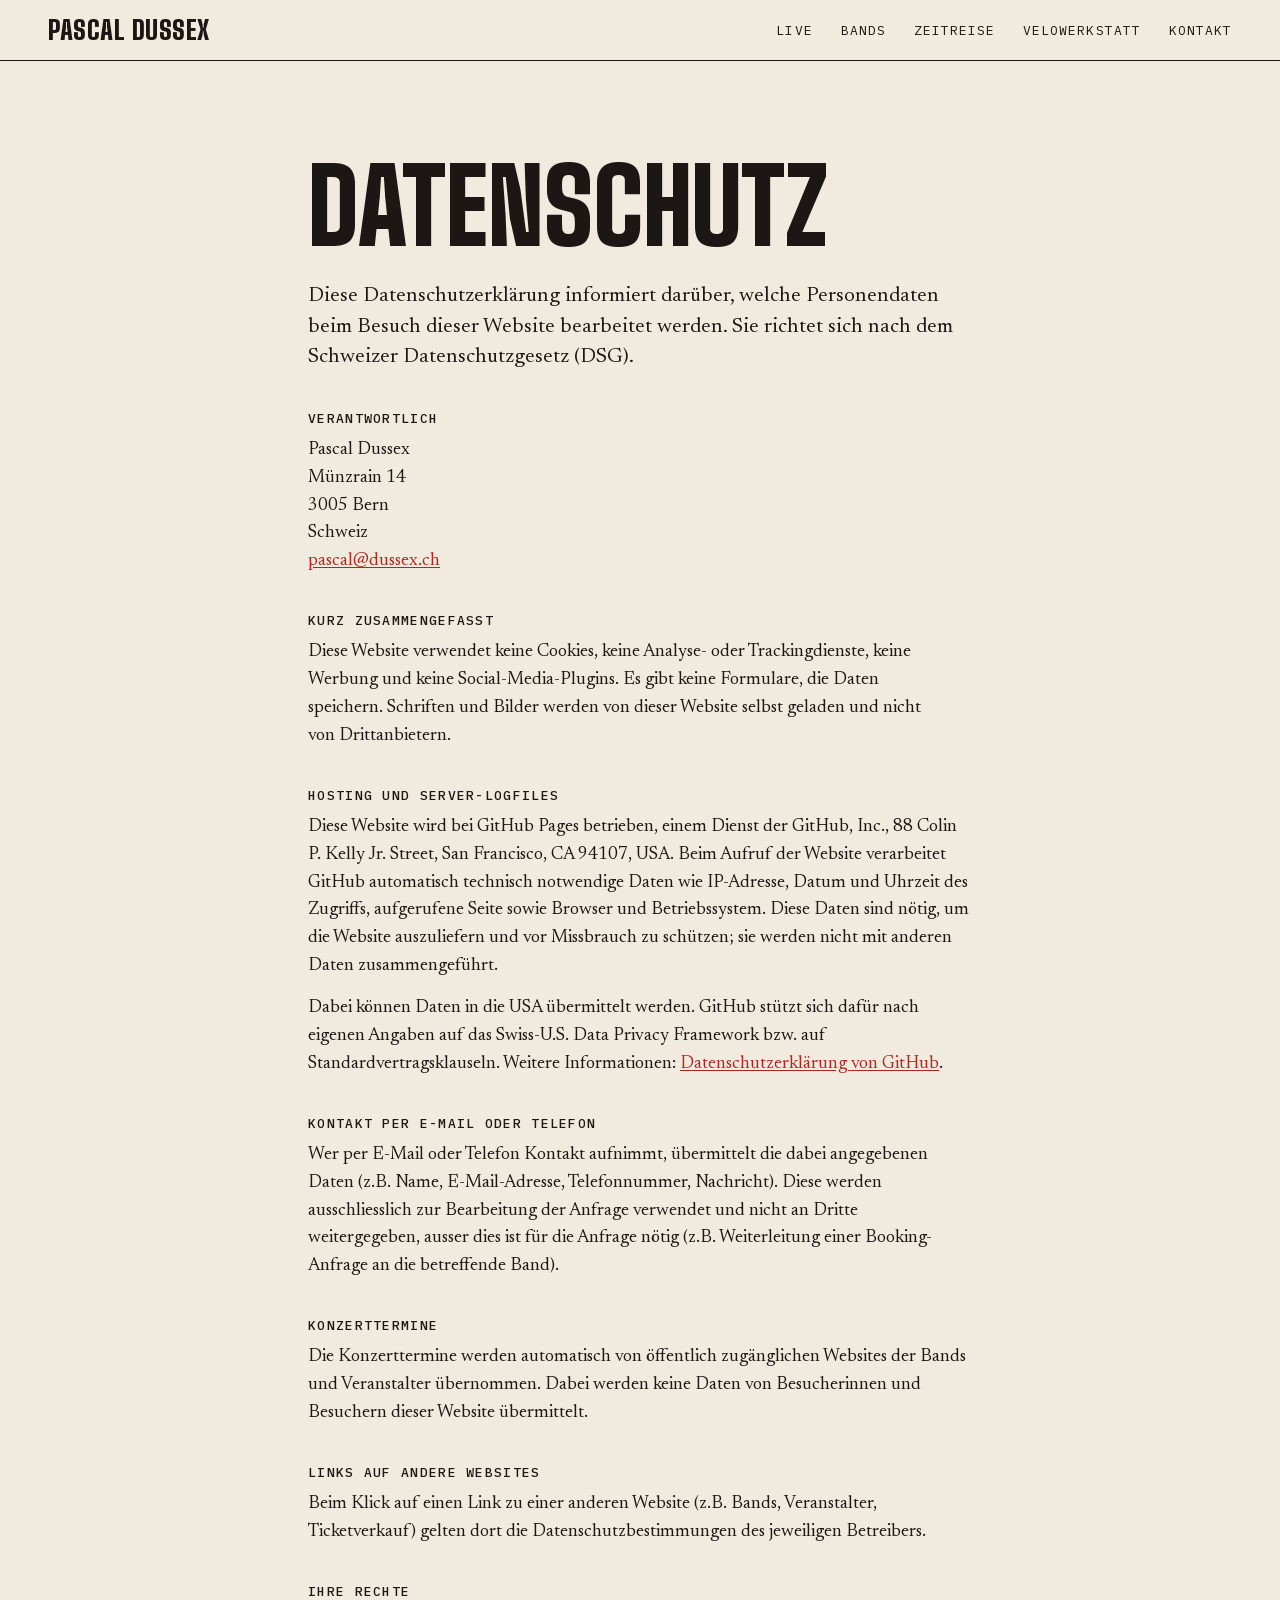
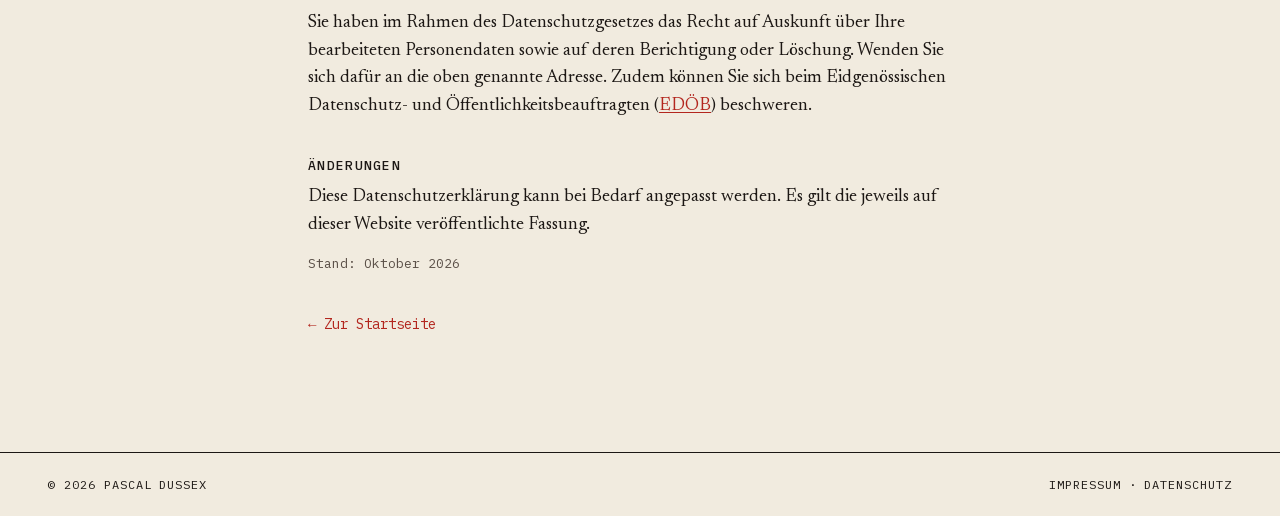
<file: datenschutz.html>
<!DOCTYPE html>
<html lang="de-CH">
<head>
<!-- Diese Datei wird aus templates/ und content/site.json erzeugt (scripts/build.py). Bitte nicht direkt bearbeiten. -->
<meta charset="utf-8">
<meta name="viewport" content="width=device-width, initial-scale=1">
<title>Datenschutz – Pascal Dussex</title>
<meta name="robots" content="noindex">
<link rel="preload" href="fonts/big-shoulders-display-latin-48e1b4.woff2" as="font" type="font/woff2" crossorigin>
<link rel="stylesheet" href="fonts/fonts.css?v=be6a1042">
<link rel="stylesheet" href="styles.css?v=82eef122">
</head>
<body>

<header class="site-header">
  <div class="wrap">
    <a href="index.html#top" class="logo">Pascal Dussex</a>
    <nav class="nav" aria-label="Hauptnavigation">
      <a href="index.html#live">Live</a>
      <a href="index.html#bands">Bands</a>
      <a href="index.html#zeitreise">Zeitreise</a>
      <a href="index.html#velo">Velowerkstatt</a>
      <a href="index.html#kontakt">Kontakt</a>
    </nav>
  </div>
</header>

<main>

  <article class="wrap section legal">
    <h1 class="h2">Datenschutz</h1>
    <p class="legal__lead">Diese Datenschutzerklärung informiert darüber, welche Personendaten beim Besuch dieser Website bearbeitet werden. Sie richtet sich nach dem Schweizer Datenschutzgesetz (DSG).</p>

    <h2>Verantwortlich</h2>
    <p>
      Pascal Dussex<br>
      Münzrain 14<br>3005 Bern<br>Schweiz<br>
      <a href="mailto:pascal@dussex.ch">pascal@dussex.ch</a>
    </p>

    <h2>Kurz zusammengefasst</h2>
    <p>Diese Website verwendet keine Cookies, keine Analyse- oder Trackingdienste, keine Werbung und keine Social-Media-Plugins. Es gibt keine Formulare, die Daten speichern. Schriften und Bilder werden von dieser Website selbst geladen und nicht von Drittanbietern.</p>

    <h2>Hosting und Server-Logfiles</h2>
    <p>Diese Website wird bei GitHub Pages betrieben, einem Dienst der GitHub, Inc., 88 Colin P. Kelly Jr. Street, San Francisco, CA 94107, USA. Beim Aufruf der Website verarbeitet GitHub automatisch technisch notwendige Daten wie IP-Adresse, Datum und Uhrzeit des Zugriffs, aufgerufene Seite sowie Browser und Betriebssystem. Diese Daten sind nötig, um die Website auszuliefern und vor Missbrauch zu schützen; sie werden nicht mit anderen Daten zusammengeführt.</p>
    <p>Dabei können Daten in die USA übermittelt werden. GitHub stützt sich dafür nach eigenen Angaben auf das Swiss-U.S. Data Privacy Framework bzw. auf Standardvertragsklauseln. Weitere Informationen: <a href="https://docs.github.com/de/site-policy/privacy-policies/github-general-privacy-statement" target="_blank" rel="noopener">Datenschutzerklärung von GitHub</a>.</p>

    <h2>Kontakt per E-Mail oder Telefon</h2>
    <p>Wer per E-Mail oder Telefon Kontakt aufnimmt, übermittelt die dabei angegebenen Daten (z.B. Name, E-Mail-Adresse, Telefonnummer, Nachricht). Diese werden ausschliesslich zur Bearbeitung der Anfrage verwendet und nicht an Dritte weitergegeben, ausser dies ist für die Anfrage nötig (z.B. Weiterleitung einer Booking-Anfrage an die betreffende Band).</p>

    <h2>Konzerttermine</h2>
    <p>Die Konzerttermine werden automatisch von öffentlich zugänglichen Websites der Bands und Veranstalter übernommen. Dabei werden keine Daten von Besucherinnen und Besuchern dieser Website übermittelt.</p>

    <h2>Links auf andere Websites</h2>
    <p>Beim Klick auf einen Link zu einer anderen Website (z.B. Bands, Veranstalter, Ticketverkauf) gelten dort die Datenschutzbestimmungen des jeweiligen Betreibers.</p>

    <h2>Ihre Rechte</h2>
    <p>Sie haben im Rahmen des Datenschutzgesetzes das Recht auf Auskunft über Ihre bearbeiteten Personendaten sowie auf deren Berichtigung oder Löschung. Wenden Sie sich dafür an die oben genannte Adresse. Zudem können Sie sich beim Eidgenössischen Datenschutz- und Öffentlichkeitsbeauftragten (<a href="https://www.edoeb.admin.ch" target="_blank" rel="noopener">EDÖB</a>) beschweren.</p>

    <h2>Änderungen</h2>
    <p>Diese Datenschutzerklärung kann bei Bedarf angepasst werden. Es gilt die jeweils auf dieser Website veröffentlichte Fassung.</p>
    <p class="legal__date">Stand: Oktober 2026</p>

    <p class="legal__back"><a href="index.html">← Zur Startseite</a></p>
  </article>

</main>

<footer class="site-footer">
  <div class="wrap">
    <span>© <span id="year">2026</span> Pascal Dussex</span>
    <span><a href="impressum.html">Impressum</a> · <a href="datenschutz.html">Datenschutz</a></span>
  </div>
</footer>


</body>
</html>
</file>
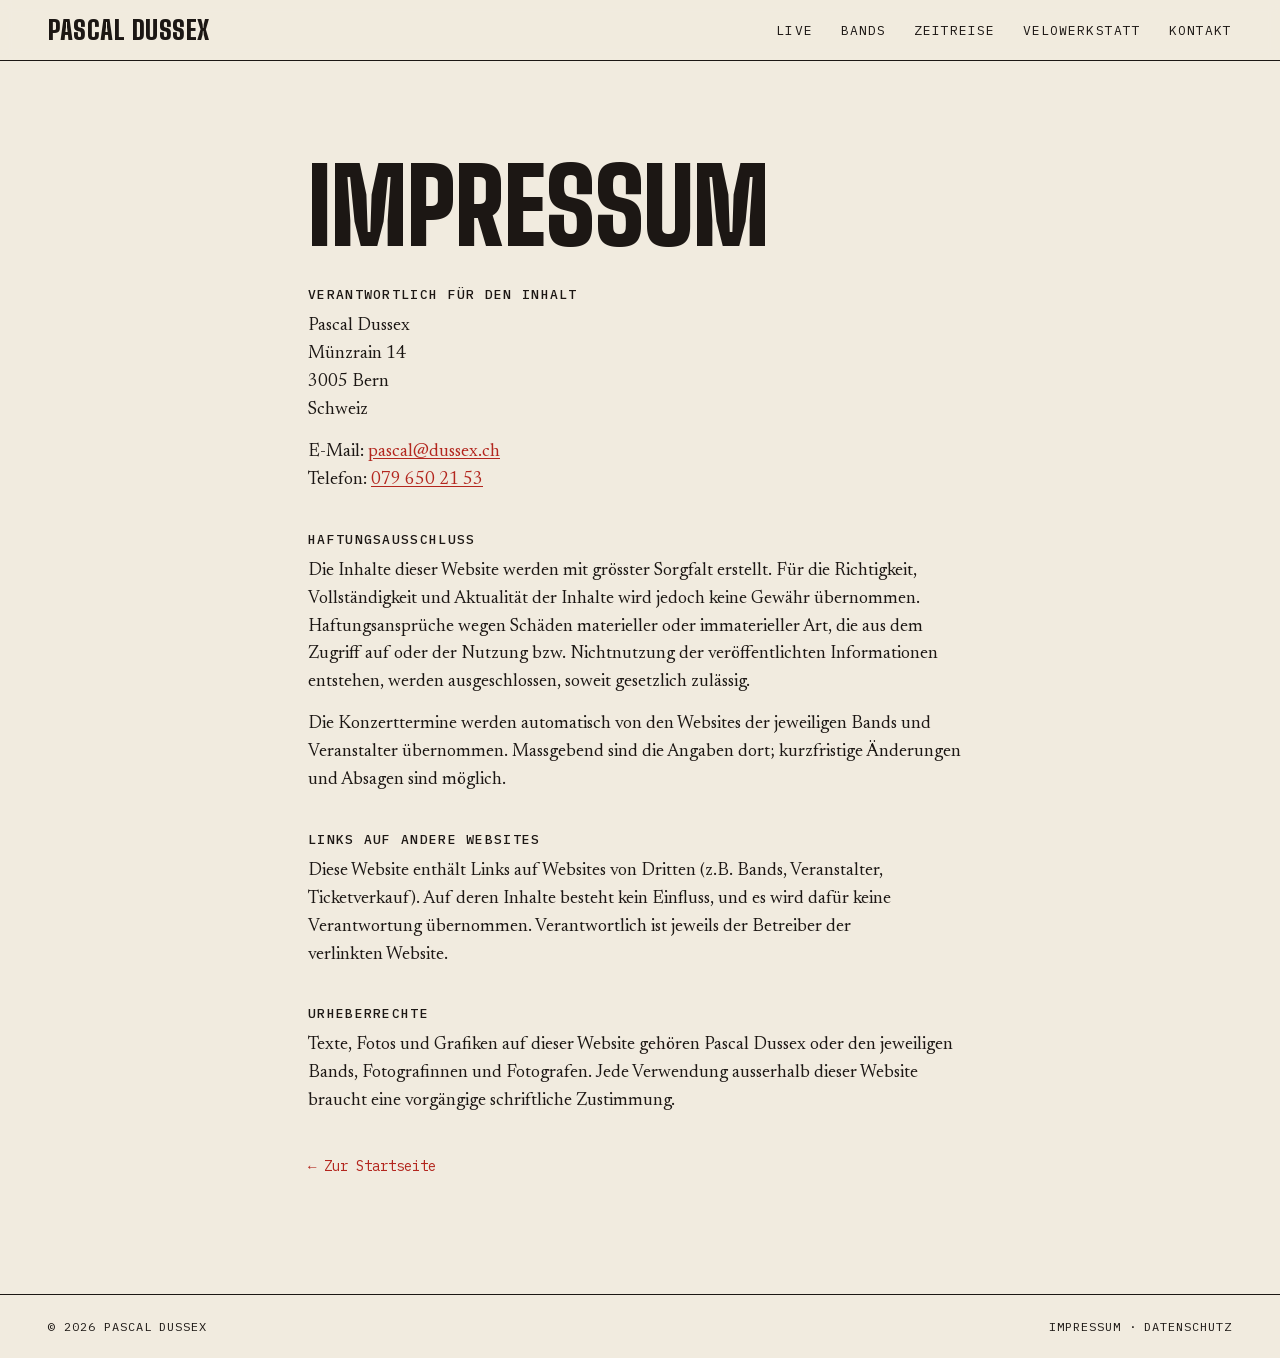
<file: impressum.html>
<!DOCTYPE html>
<html lang="de-CH">
<head>
<!-- Diese Datei wird aus templates/ und content/site.json erzeugt (scripts/build.py). Bitte nicht direkt bearbeiten. -->
<meta charset="utf-8">
<meta name="viewport" content="width=device-width, initial-scale=1">
<title>Impressum – Pascal Dussex</title>
<meta name="robots" content="noindex">
<link rel="preload" href="fonts/big-shoulders-display-latin-48e1b4.woff2" as="font" type="font/woff2" crossorigin>
<link rel="stylesheet" href="fonts/fonts.css?v=be6a1042">
<link rel="stylesheet" href="styles.css?v=82eef122">
</head>
<body>

<header class="site-header">
  <div class="wrap">
    <a href="index.html#top" class="logo">Pascal Dussex</a>
    <nav class="nav" aria-label="Hauptnavigation">
      <a href="index.html#live">Live</a>
      <a href="index.html#bands">Bands</a>
      <a href="index.html#zeitreise">Zeitreise</a>
      <a href="index.html#velo">Velowerkstatt</a>
      <a href="index.html#kontakt">Kontakt</a>
    </nav>
  </div>
</header>

<main>

  <article class="wrap section legal">
    <h1 class="h2">Impressum</h1>

    <h2>Verantwortlich für den Inhalt</h2>
    <p>
      Pascal Dussex<br>
      Münzrain 14<br>3005 Bern<br>Schweiz
    </p>
    <p>
      E-Mail: <a href="mailto:pascal@dussex.ch">pascal@dussex.ch</a><br>
      Telefon: <a href="tel:+41796502153">079 650 21 53</a>
    </p>

    <h2>Haftungsausschluss</h2>
    <p>Die Inhalte dieser Website werden mit grösster Sorgfalt erstellt. Für die Richtigkeit, Vollständigkeit und Aktualität der Inhalte wird jedoch keine Gewähr übernommen. Haftungsansprüche wegen Schäden materieller oder immaterieller Art, die aus dem Zugriff auf oder der Nutzung bzw. Nichtnutzung der veröffentlichten Informationen entstehen, werden ausgeschlossen, soweit gesetzlich zulässig.</p>
    <p>Die Konzerttermine werden automatisch von den Websites der jeweiligen Bands und Veranstalter übernommen. Massgebend sind die Angaben dort; kurzfristige Änderungen und Absagen sind möglich.</p>

    <h2>Links auf andere Websites</h2>
    <p>Diese Website enthält Links auf Websites von Dritten (z.B. Bands, Veranstalter, Ticketverkauf). Auf deren Inhalte besteht kein Einfluss, und es wird dafür keine Verantwortung übernommen. Verantwortlich ist jeweils der Betreiber der verlinkten Website.</p>

    <h2>Urheberrechte</h2>
    <p>Texte, Fotos und Grafiken auf dieser Website gehören Pascal Dussex oder den jeweiligen Bands, Fotografinnen und Fotografen. Jede Verwendung ausserhalb dieser Website braucht eine vorgängige schriftliche Zustimmung.</p>

    <p class="legal__back"><a href="index.html">← Zur Startseite</a></p>
  </article>

</main>

<footer class="site-footer">
  <div class="wrap">
    <span>© <span id="year">2026</span> Pascal Dussex</span>
    <span><a href="impressum.html">Impressum</a> · <a href="datenschutz.html">Datenschutz</a></span>
  </div>
</footer>


</body>
</html>
</file>
<file: fonts/fonts.css>
/* Schriften lokal eingebunden (Big Shoulders Display, Newsreader, IBM Plex Mono – SIL Open Font License) */

/* Big Shoulders Display – latin-ext */
@font-face {
  font-family: 'Big Shoulders Display';
  font-style: normal;
  font-weight: 600;
  font-display: swap;
  src: url(big-shoulders-display-latin-ext-75ea2b.woff2) format('woff2');
  unicode-range: U+0100-02BA, U+02BD-02C5, U+02C7-02CC, U+02CE-02D7, U+02DD-02FF, U+0304, U+0308, U+0329, U+1D00-1DBF, U+1E00-1E9F, U+1EF2-1EFF, U+2020, U+20A0-20AB, U+20AD-20C4, U+2113, U+2C60-2C7F, U+A720-A7FF;
}

/* Big Shoulders Display – latin */
@font-face {
  font-family: 'Big Shoulders Display';
  font-style: normal;
  font-weight: 600;
  font-display: swap;
  src: url(big-shoulders-display-latin-48e1b4.woff2) format('woff2');
  unicode-range: U+0000-00FF, U+0131, U+0152-0153, U+02BB-02BC, U+02C6, U+02DA, U+02DC, U+0304, U+0308, U+0329, U+2000-206F, U+20AC, U+2122, U+2191, U+2193, U+2212, U+2215, U+FEFF, U+FFFD;
}

/* Big Shoulders Display – latin-ext */
@font-face {
  font-family: 'Big Shoulders Display';
  font-style: normal;
  font-weight: 800;
  font-display: swap;
  src: url(big-shoulders-display-latin-ext-75ea2b.woff2) format('woff2');
  unicode-range: U+0100-02BA, U+02BD-02C5, U+02C7-02CC, U+02CE-02D7, U+02DD-02FF, U+0304, U+0308, U+0329, U+1D00-1DBF, U+1E00-1E9F, U+1EF2-1EFF, U+2020, U+20A0-20AB, U+20AD-20C4, U+2113, U+2C60-2C7F, U+A720-A7FF;
}

/* Big Shoulders Display – latin */
@font-face {
  font-family: 'Big Shoulders Display';
  font-style: normal;
  font-weight: 800;
  font-display: swap;
  src: url(big-shoulders-display-latin-48e1b4.woff2) format('woff2');
  unicode-range: U+0000-00FF, U+0131, U+0152-0153, U+02BB-02BC, U+02C6, U+02DA, U+02DC, U+0304, U+0308, U+0329, U+2000-206F, U+20AC, U+2122, U+2191, U+2193, U+2212, U+2215, U+FEFF, U+FFFD;
}

/* Big Shoulders Display – latin-ext */
@font-face {
  font-family: 'Big Shoulders Display';
  font-style: normal;
  font-weight: 900;
  font-display: swap;
  src: url(big-shoulders-display-latin-ext-75ea2b.woff2) format('woff2');
  unicode-range: U+0100-02BA, U+02BD-02C5, U+02C7-02CC, U+02CE-02D7, U+02DD-02FF, U+0304, U+0308, U+0329, U+1D00-1DBF, U+1E00-1E9F, U+1EF2-1EFF, U+2020, U+20A0-20AB, U+20AD-20C4, U+2113, U+2C60-2C7F, U+A720-A7FF;
}

/* Big Shoulders Display – latin */
@font-face {
  font-family: 'Big Shoulders Display';
  font-style: normal;
  font-weight: 900;
  font-display: swap;
  src: url(big-shoulders-display-latin-48e1b4.woff2) format('woff2');
  unicode-range: U+0000-00FF, U+0131, U+0152-0153, U+02BB-02BC, U+02C6, U+02DA, U+02DC, U+0304, U+0308, U+0329, U+2000-206F, U+20AC, U+2122, U+2191, U+2193, U+2212, U+2215, U+FEFF, U+FFFD;
}

/* IBM Plex Mono – latin-ext */
@font-face {
  font-family: 'IBM Plex Mono';
  font-style: normal;
  font-weight: 400;
  font-display: swap;
  src: url(ibm-plex-mono-latin-ext-9994c1.woff2) format('woff2');
  unicode-range: U+0100-02BA, U+02BD-02C5, U+02C7-02CC, U+02CE-02D7, U+02DD-02FF, U+0304, U+0308, U+0329, U+1D00-1DBF, U+1E00-1E9F, U+1EF2-1EFF, U+2020, U+20A0-20AB, U+20AD-20C4, U+2113, U+2C60-2C7F, U+A720-A7FF;
}

/* IBM Plex Mono – latin */
@font-face {
  font-family: 'IBM Plex Mono';
  font-style: normal;
  font-weight: 400;
  font-display: swap;
  src: url(ibm-plex-mono-latin-d77319.woff2) format('woff2');
  unicode-range: U+0000-00FF, U+0131, U+0152-0153, U+02BB-02BC, U+02C6, U+02DA, U+02DC, U+0304, U+0308, U+0329, U+2000-206F, U+20AC, U+2122, U+2191, U+2193, U+2212, U+2215, U+FEFF, U+FFFD;
}

/* IBM Plex Mono – latin-ext */
@font-face {
  font-family: 'IBM Plex Mono';
  font-style: normal;
  font-weight: 500;
  font-display: swap;
  src: url(ibm-plex-mono-latin-ext-60d1ee.woff2) format('woff2');
  unicode-range: U+0100-02BA, U+02BD-02C5, U+02C7-02CC, U+02CE-02D7, U+02DD-02FF, U+0304, U+0308, U+0329, U+1D00-1DBF, U+1E00-1E9F, U+1EF2-1EFF, U+2020, U+20A0-20AB, U+20AD-20C4, U+2113, U+2C60-2C7F, U+A720-A7FF;
}

/* IBM Plex Mono – latin */
@font-face {
  font-family: 'IBM Plex Mono';
  font-style: normal;
  font-weight: 500;
  font-display: swap;
  src: url(ibm-plex-mono-latin-8d0aea.woff2) format('woff2');
  unicode-range: U+0000-00FF, U+0131, U+0152-0153, U+02BB-02BC, U+02C6, U+02DA, U+02DC, U+0304, U+0308, U+0329, U+2000-206F, U+20AC, U+2122, U+2191, U+2193, U+2212, U+2215, U+FEFF, U+FFFD;
}

/* Newsreader – latin-ext */
@font-face {
  font-family: 'Newsreader';
  font-style: italic;
  font-weight: 400;
  font-display: swap;
  src: url(newsreader-latin-ext-7abfa5.woff2) format('woff2');
  unicode-range: U+0100-02BA, U+02BD-02C5, U+02C7-02CC, U+02CE-02D7, U+02DD-02FF, U+0304, U+0308, U+0329, U+1D00-1DBF, U+1E00-1E9F, U+1EF2-1EFF, U+2020, U+20A0-20AB, U+20AD-20C4, U+2113, U+2C60-2C7F, U+A720-A7FF;
}

/* Newsreader – latin */
@font-face {
  font-family: 'Newsreader';
  font-style: italic;
  font-weight: 400;
  font-display: swap;
  src: url(newsreader-latin-7ab0b8.woff2) format('woff2');
  unicode-range: U+0000-00FF, U+0131, U+0152-0153, U+02BB-02BC, U+02C6, U+02DA, U+02DC, U+0304, U+0308, U+0329, U+2000-206F, U+20AC, U+2122, U+2191, U+2193, U+2212, U+2215, U+FEFF, U+FFFD;
}

/* Newsreader – latin-ext */
@font-face {
  font-family: 'Newsreader';
  font-style: normal;
  font-weight: 400;
  font-display: swap;
  src: url(newsreader-latin-ext-7a09be.woff2) format('woff2');
  unicode-range: U+0100-02BA, U+02BD-02C5, U+02C7-02CC, U+02CE-02D7, U+02DD-02FF, U+0304, U+0308, U+0329, U+1D00-1DBF, U+1E00-1E9F, U+1EF2-1EFF, U+2020, U+20A0-20AB, U+20AD-20C4, U+2113, U+2C60-2C7F, U+A720-A7FF;
}

/* Newsreader – latin */
@font-face {
  font-family: 'Newsreader';
  font-style: normal;
  font-weight: 400;
  font-display: swap;
  src: url(newsreader-latin-f0c28d.woff2) format('woff2');
  unicode-range: U+0000-00FF, U+0131, U+0152-0153, U+02BB-02BC, U+02C6, U+02DA, U+02DC, U+0304, U+0308, U+0329, U+2000-206F, U+20AC, U+2122, U+2191, U+2193, U+2212, U+2215, U+FEFF, U+FFFD;
}

/* Newsreader – latin-ext */
@font-face {
  font-family: 'Newsreader';
  font-style: normal;
  font-weight: 500;
  font-display: swap;
  src: url(newsreader-latin-ext-7a09be.woff2) format('woff2');
  unicode-range: U+0100-02BA, U+02BD-02C5, U+02C7-02CC, U+02CE-02D7, U+02DD-02FF, U+0304, U+0308, U+0329, U+1D00-1DBF, U+1E00-1E9F, U+1EF2-1EFF, U+2020, U+20A0-20AB, U+20AD-20C4, U+2113, U+2C60-2C7F, U+A720-A7FF;
}

/* Newsreader – latin */
@font-face {
  font-family: 'Newsreader';
  font-style: normal;
  font-weight: 500;
  font-display: swap;
  src: url(newsreader-latin-f0c28d.woff2) format('woff2');
  unicode-range: U+0000-00FF, U+0131, U+0152-0153, U+02BB-02BC, U+02C6, U+02DA, U+02DC, U+0304, U+0308, U+0329, U+2000-206F, U+20AC, U+2122, U+2191, U+2193, U+2212, U+2215, U+FEFF, U+FFFD;
}
</file>
<file: styles.css>
:root {
  --paper: #f1ebdf;
  --ink: #1c1714;
  --red: #b3261e;
  --red-light: #e0584b;
  --blue: #2876b6;
  --blue-light: #5a9bd4;
  --muted: #5a4f47;
  --sand: #d8cfc2;
  --line-dark: #3a322c;
  --hover-dark: #2a221d;

  --display: 'Big Shoulders Display', sans-serif;
  --serif: 'Newsreader', Georgia, serif;
  --mono: 'IBM Plex Mono', monospace;

  --gutter: clamp(16px, 4vw, 48px);
  --section-y: clamp(56px, 8vw, 112px);
}

* { box-sizing: border-box; }
html { scroll-behavior: smooth; scroll-padding-top: 72px; }
html, body { margin: 0; background: var(--paper); color: var(--ink); }
body { font-family: var(--serif); min-height: 100vh; }
a { color: var(--red); text-decoration: none; transition: color .15s, background .15s; }
a:hover { color: var(--ink); }
img { display: block; max-width: 100%; }
:focus-visible { outline: 2px solid var(--red); outline-offset: 3px; }

.wrap { max-width: 1320px; margin: 0 auto; padding-left: var(--gutter); padding-right: var(--gutter); }
.section { padding-top: var(--section-y); padding-bottom: var(--section-y); }

.mono { font-family: var(--mono); }
.eyebrow { font-family: var(--mono); font-size: 13px; letter-spacing: .12em; text-transform: uppercase; }
.h2 {
  margin: 0; font-family: var(--display); font-weight: 900;
  font-size: clamp(56px, 8vw, 112px); line-height: .85; text-transform: uppercase;
}
.lead { margin: 0; font-size: 20px; line-height: 1.45; text-wrap: pretty; }

/* Buttons */
.btn {
  display: inline-block; font-family: var(--mono); font-size: 14px; text-transform: uppercase;
  letter-spacing: .08em; padding: 14px 22px;
}
.btn--solid { background: var(--ink); color: var(--paper); }
.btn--solid:hover { background: var(--red); color: var(--paper); }
.btn--outline { border: 1px solid var(--ink); color: var(--ink); padding: 13px 22px; }
.btn--outline:hover { background: var(--ink); color: var(--paper); }

/* Header */
.site-header {
  position: sticky; top: 0; z-index: 10;
  background: rgba(241, 235, 223, .94); backdrop-filter: blur(6px);
  border-bottom: 1px solid var(--ink);
}
.site-header .wrap {
  padding-top: 14px; padding-bottom: 14px;
  display: flex; align-items: center; justify-content: space-between; gap: 16px; flex-wrap: wrap;
}
.logo {
  font-family: var(--display); font-weight: 900; font-size: 26px;
  letter-spacing: .02em; text-transform: uppercase; color: var(--ink);
}
.nav {
  display: flex; gap: clamp(12px, 2.4vw, 28px); flex-wrap: wrap;
  font-family: var(--mono); font-size: 13px; text-transform: uppercase; letter-spacing: .08em;
}
.nav a { color: var(--ink); }
.nav a:hover { color: var(--red); }

/* Hero */
.hero {
  padding-top: clamp(28px, 5vw, 64px);
  display: grid; grid-template-columns: repeat(auto-fit, minmax(min(100%, 440px), 1fr));
  gap: clamp(24px, 4vw, 56px); align-items: end;
}
.hero__text { display: flex; flex-direction: column; gap: 28px; padding-bottom: 12px; }
.hero__kicker { display: flex; gap: 10px; align-items: center; }
.dot { width: 10px; height: 10px; border-radius: 50%; background: var(--red); display: inline-block; }
.hero h1 {
  margin: 0; font-family: var(--display); font-weight: 900;
  font-size: clamp(84px, 13vw, 196px); line-height: .82; letter-spacing: -.01em; text-transform: uppercase;
}
.hero__intro { margin: 0; font-size: clamp(20px, 2vw, 26px); line-height: 1.35; max-width: 30ch; text-wrap: pretty; }
.hero__ctas { display: flex; gap: 12px; flex-wrap: wrap; }
.hero figure { margin: 0; position: relative; }
.hero figure img {
  width: 100%; height: auto; aspect-ratio: 1568 / 1980; object-fit: cover; object-position: center bottom;
  background: var(--ink);
}
/* Laptop & Desktop: Einstieg so hoch wie der Bildschirm, damit die Band-Leiste ohne Scrollen sichtbar ist.
   Das Foto behält sein Format und wird bei Bedarf schmaler statt beschnitten. */
@media (min-width: 900px) {
  .hero { --hero-max: calc(100svh - 260px); padding-top: clamp(24px, 4svh, 64px); }
  .strip { margin-top: clamp(20px, 3.5svh, 64px); }
  .hero__intro { font-size: clamp(18px, min(2vw, 2.8svh), 26px); }
  .hero figure { justify-self: end; max-width: 100%; }
  .hero figure img { width: auto; max-width: 100%; max-height: max(380px, var(--hero-max)); }
  .hero h1 { font-size: clamp(84px, min(13vw, 20svh), 196px); }
  .hero__text { gap: clamp(16px, 3svh, 28px); }
}
.hero figcaption {
  position: absolute; left: 0; bottom: 0; background: var(--paper); padding: 8px 12px 0 0;
  font-family: var(--mono); font-size: 12px; letter-spacing: .08em; text-transform: uppercase;
}

/* Ticker band strip */
.strip {
  border-top: 1px solid var(--ink); border-bottom: 1px solid var(--ink);
  margin-top: clamp(32px, 5vw, 64px); overflow: hidden; background: var(--ink); color: var(--paper);
}
.strip .wrap {
  padding-top: 14px; padding-bottom: 14px; display: flex; align-items: baseline;
  gap: 10px clamp(10px, 1.5vw, 24px); flex-wrap: wrap;
  font-family: var(--display); font-weight: 800; font-size: clamp(18px, 2vw, 30px);
  text-transform: uppercase; letter-spacing: .03em;
}
@media (min-width: 860px) {
  .strip .wrap { flex-wrap: nowrap; justify-content: space-between; white-space: nowrap; }
}
.strip .star { color: var(--red-light); }
.strip a { color: var(--paper); }
.strip a:hover { opacity: .75; }
.strip .strip__velo { color: var(--blue); }
.strip .strip__velo:hover { color: var(--blue-light); opacity: 1; }
.strip__band--lestroissuisses { color: #ff4a36 !important; }
.strip__band--trueblue-jazz { color: #4cc9f0 !important; }

/* Soultrain-Flyer: jeder Buchstabe eine Farbe */
.st-1 { color: #516db6; }
.st-2 { color: #df6a61; }
.st-3 { color: #00a0a0; }
.st-4 { color: #93c01b; }
.st-5 { color: #da9219; }
.st-6 { color: #b73885; }
.st-7 { color: #028237; }
.st-8 { color: #93c01b; }
.st-9 { color: #516db6; }

/* Live */
.section-head {
  display: flex; justify-content: space-between; align-items: end; gap: 24px; flex-wrap: wrap;
  margin-bottom: 32px;
}
.filters { display: flex; gap: 6px; flex-wrap: wrap; }
.filter {
  font-family: var(--mono); font-size: 13px; text-transform: uppercase; letter-spacing: .06em;
  padding: 10px 14px; border: 1px solid var(--ink); cursor: pointer;
  background: transparent; color: var(--ink); border-radius: 0;
}
.filter:hover { background: rgba(28, 23, 20, .08); }
.filter[aria-pressed="true"] { background: var(--ink); color: var(--paper); }

.gigs { border-top: 2px solid var(--ink); margin: 0; padding: 0; list-style: none; }
.gig {
  display: grid; grid-template-columns: minmax(92px, 140px) minmax(0, 1fr) auto;
  gap: clamp(12px, 3vw, 40px); align-items: center; padding: 20px 0; border-bottom: 1px solid var(--ink);
}
.gig[hidden] { display: none; }
.gig__date { font-family: var(--display); font-weight: 800; line-height: .9; }
.gig__day { font-size: clamp(34px, 4vw, 48px); }
.gig__month {
  font-family: var(--mono); font-weight: 400; font-size: 12px; letter-spacing: .08em;
  text-transform: uppercase; margin-top: 4px;
}
.gig__place { font-size: clamp(20px, 2vw, 26px); line-height: 1.2; }
.gig__venue { font-family: var(--mono); font-size: 13px; margin-top: 6px; color: var(--muted); }
.gig__link {
  font-family: var(--mono); font-size: 12px; text-transform: uppercase; letter-spacing: .06em;
  padding: 8px 12px; border: 1px solid var(--ink); color: var(--ink); white-space: nowrap;
}
.gig__link:hover { background: var(--ink); color: var(--paper); }
.note { margin: 20px 0 0; font-family: var(--mono); font-size: 13px; color: var(--muted); }

@media (max-width: 560px) {
  .gig { grid-template-columns: 80px minmax(0, 1fr); }
  .gig__link { grid-column: 2; justify-self: start; }
}

/* Bands */
.bands { background: var(--ink); color: var(--paper); }
.bands .section-head { margin-bottom: 40px; }
.bands .section-head p { margin: 0; max-width: 36ch; font-size: 20px; line-height: 1.4; color: var(--sand); }
.band-grid {
  display: grid; grid-template-columns: repeat(auto-fit, minmax(min(100%, 290px), 1fr));
  gap: 2px; background: var(--line-dark); border: 2px solid var(--line-dark);
}
.band { display: flex; flex-direction: column; background: var(--ink); color: var(--paper); }
.band:hover { background: var(--hover-dark); color: var(--paper); }
.band__img { aspect-ratio: 4 / 3; overflow: hidden; background: #000; }
.band__img img { width: 100%; height: 100%; object-fit: cover; filter: grayscale(.2); transition: transform .4s; }
.band:hover .band__img img { transform: scale(1.03); }
.band__body { padding: 24px; display: flex; flex-direction: column; gap: 12px; flex: 1; }
.band__genre { font-family: var(--mono); font-size: 12px; letter-spacing: .1em; text-transform: uppercase; color: var(--red-light); }
.band__name { font-family: var(--display); font-weight: 800; font-size: 38px; line-height: .95; text-transform: uppercase; }
.band__text { margin: 0; font-size: 18px; line-height: 1.4; color: var(--sand); text-wrap: pretty; flex: 1; }
.band__members { font-family: var(--mono); font-size: 12px; line-height: 1.6; color: var(--sand); }
.band__domain { font-family: var(--mono); font-size: 13px; border-top: 1px solid var(--line-dark); padding-top: 14px; }

/* Weitere Projekte: eigener, bewusst kleinerer Abschnitt nach den Bands */
.projects { border-bottom: 1px solid var(--ink); }
.projects__inner {
  padding-top: clamp(40px, 5vw, 64px); padding-bottom: clamp(40px, 5vw, 64px);
  display: grid; grid-template-columns: repeat(auto-fit, minmax(min(100%, 300px), 1fr));
  gap: 24px clamp(32px, 5vw, 72px); align-items: start;
}
.projects__inner > .project-list { grid-column: span 2; }
@media (max-width: 760px) { .projects__inner > .project-list { grid-column: auto; } }
.projects__head { display: flex; flex-direction: column; gap: 12px; }
.projects__title {
  margin: 0; font-family: var(--display); font-weight: 900; font-size: clamp(32px, 3.6vw, 48px);
  line-height: .9; text-transform: uppercase;
}
.projects__head p { margin: 0; font-size: 17px; line-height: 1.4; color: var(--muted); }
.project-list { margin: 0; padding: 0; list-style: none; border-top: 2px solid var(--ink); }
.project {
  display: grid; grid-template-columns: 200px 110px minmax(0, 1fr);
  gap: 6px 20px; align-items: baseline; padding: 14px 0; border-bottom: 1px solid var(--ink);
}
.project__name { font-family: var(--display); font-weight: 800; font-size: 22px; line-height: 1; text-transform: uppercase; }
.project__name a { color: var(--ink); }
.project__name a:hover { color: var(--red); }
.project__arrow { font-family: var(--mono); font-size: 13px; font-weight: 400; }
.project__genre { font-family: var(--mono); font-size: 11px; letter-spacing: .1em; text-transform: uppercase; color: var(--muted); }
.project__text { margin: 0; font-size: 16px; line-height: 1.4; color: var(--muted); }
@media (max-width: 560px) {
  .project { grid-template-columns: 1fr auto; }
  .project__text { grid-column: 1 / -1; }
}

/* Zeitreise */
.zeit-head {
  display: grid; grid-template-columns: repeat(auto-fit, minmax(min(100%, 380px), 1fr));
  gap: 24px 56px; align-items: end; margin-bottom: 48px;
}
.zeit-head .lead { max-width: 44ch; }
.timeline {
  display: grid; grid-template-columns: repeat(auto-fill, minmax(min(100%, 190px), 1fr));
  gap: 32px 20px;
}
.timeline figure { margin: 0; display: flex; flex-direction: column; gap: 10px; }
/* Ganze Bilder zeigen (Fotos, Plakate, Logos gemischt) statt zuzuschneiden */
.timeline__img {
  aspect-ratio: 1 / 1; overflow: hidden; background: #e4dccd; border: 1px solid var(--ink);
  display: flex; align-items: center; justify-content: center; padding: 8px;
}
.timeline__img img { width: 100%; height: 100%; object-fit: contain; transition: transform .25s; }
button.timeline__img { width: 100%; font: inherit; color: inherit; cursor: zoom-in; }
button.timeline__img:hover img { transform: scale(1.04); }

/* Grossansicht der Zeitreise-Bilder */
.lightbox {
  width: 100vw; height: 100dvh; max-width: none; max-height: none; margin: 0; padding: 0; border: 0;
  background: rgba(28, 23, 20, .94); color: var(--paper);
}
.lightbox[open] { display: flex; align-items: center; justify-content: center; }
.lightbox::backdrop { background: transparent; }
.lightbox__figure {
  margin: 0; display: flex; flex-direction: column; align-items: center; gap: 14px;
  max-width: calc(100vw - 160px); cursor: zoom-out;
}
.lightbox__img { max-width: 100%; max-height: calc(100dvh - 140px); object-fit: contain; box-shadow: 0 10px 40px rgba(0,0,0,.5); }
.lightbox__caption { text-align: center; font-size: 19px; line-height: 1.3; }
.lightbox__year { font-family: var(--display); font-weight: 900; font-size: 30px; color: var(--red-light); margin-right: 8px; }
.lightbox__btn {
  position: absolute; background: transparent; border: 1px solid rgba(241, 235, 223, .4); color: var(--paper);
  width: 48px; height: 48px; font-size: 22px; line-height: 1; cursor: pointer; font-family: var(--mono);
}
.lightbox__btn:hover { background: var(--paper); color: var(--ink); }
.lightbox__close { top: 16px; right: 16px; }
.lightbox__prev { left: 16px; top: 50%; transform: translateY(-50%); }
.lightbox__next { right: 16px; top: 50%; transform: translateY(-50%); }
@media (max-width: 640px) {
  .lightbox__figure { max-width: calc(100vw - 32px); }
  .lightbox__prev, .lightbox__next { top: auto; bottom: 16px; transform: none; }
}
.timeline figcaption { display: flex; flex-direction: column; gap: 4px; }
.timeline__year { font-family: var(--display); font-weight: 900; font-size: 34px; line-height: .9; color: var(--red); }
.timeline__title { font-size: 17px; line-height: 1.3; text-wrap: balance; }

/* Velo */
.velo { background: var(--blue); color: #fff; }
.velo .wrap {
  display: grid; grid-template-columns: repeat(auto-fit, minmax(min(100%, 420px), 1fr));
  gap: clamp(32px, 5vw, 72px);
}
.velo__intro { display: flex; flex-direction: column; gap: 24px; }
.velo__intro p { margin: 0; font-size: 21px; line-height: 1.45; max-width: 38ch; text-wrap: pretty; }
.services { display: flex; flex-direction: column; border-top: 2px solid #fff; margin: 0; padding: 0; list-style: none; }
.services li {
  display: flex; justify-content: space-between; gap: 16px; padding: 18px 0;
  border-bottom: 1px solid rgba(255, 255, 255, .55); font-size: 21px;
}
.services .mono { font-size: 14px; white-space: nowrap; }
.velo__info {
  margin-top: 28px; display: grid; grid-template-columns: repeat(auto-fit, minmax(180px, 1fr));
  gap: 20px; font-family: var(--mono); font-size: 14px; line-height: 1.6;
}
.velo__info .label { text-transform: uppercase; letter-spacing: .1em; font-size: 12px; margin-bottom: 6px; }
.velo__info a { color: #fff; }
.velo__info a:hover { text-decoration: underline; }
.velo__info .full { grid-column: 1 / -1; }
.velo__info address { font-style: normal; }
.btn--white {
  grid-column: 1 / -1; justify-self: start; font-family: var(--mono); font-size: 14px;
  text-transform: uppercase; letter-spacing: .08em; background: #fff; color: var(--blue) !important; padding: 14px 22px;
}
.btn--white:hover { background: var(--ink); color: #fff !important; text-decoration: none !important; }

/* Kontakt */
.kontakt {
  display: grid; grid-template-columns: repeat(auto-fit, minmax(min(100%, 380px), 1fr));
  gap: clamp(32px, 5vw, 72px); align-items: center;
}
.kontakt > img { width: 100%; aspect-ratio: 1 / 1; object-fit: cover; border: 1px solid var(--ink); }
.kontakt__body { display: flex; flex-direction: column; gap: 24px; }
.kontakt__body > p { margin: 0; font-size: 21px; line-height: 1.45; max-width: 36ch; }
.contact-list { display: flex; flex-direction: column; border-top: 2px solid var(--ink); font-size: 21px; }
.contact-list a {
  display: flex; justify-content: space-between; gap: 16px; padding: 18px 0;
  border-bottom: 1px solid var(--ink); color: var(--ink); flex-wrap: wrap;
}
.contact-list a:hover { color: var(--red); }
.contact-list .mono { font-size: 15px; }

/* Footer */
.site-footer { border-top: 1px solid var(--ink); }
.site-footer .wrap {
  padding-top: 24px; padding-bottom: 24px; display: flex; justify-content: space-between; gap: 16px;
  flex-wrap: wrap; font-family: var(--mono); font-size: 12px; text-transform: uppercase; letter-spacing: .08em;
}
.site-footer a { color: var(--ink); }
.site-footer a:hover { color: var(--red); }

@media (prefers-reduced-motion: reduce) {
  html { scroll-behavior: auto; }
  * { transition: none !important; }
}

/* Impressum & Datenschutz */
.legal { max-width: 760px; }
.legal .h2 { margin-bottom: 32px; }
.legal h2:not(.h2) {
  margin: 36px 0 10px; font-family: var(--mono); font-size: 13px; font-weight: 500;
  letter-spacing: .1em; text-transform: uppercase;
}
.legal p { margin: 0 0 14px; font-size: 18px; line-height: 1.55; text-wrap: pretty; }
.legal .legal__lead { font-size: 21px; line-height: 1.45; }
.legal a { color: var(--red); text-decoration: underline; text-underline-offset: 2px; }
.legal a:hover { color: var(--ink); }
.legal__date { font-family: var(--mono); font-size: 13px !important; color: var(--muted); }
.legal__back { margin-top: 40px !important; font-family: var(--mono); font-size: 14px !important; }
.legal__back a { text-decoration: none; }
</file>
